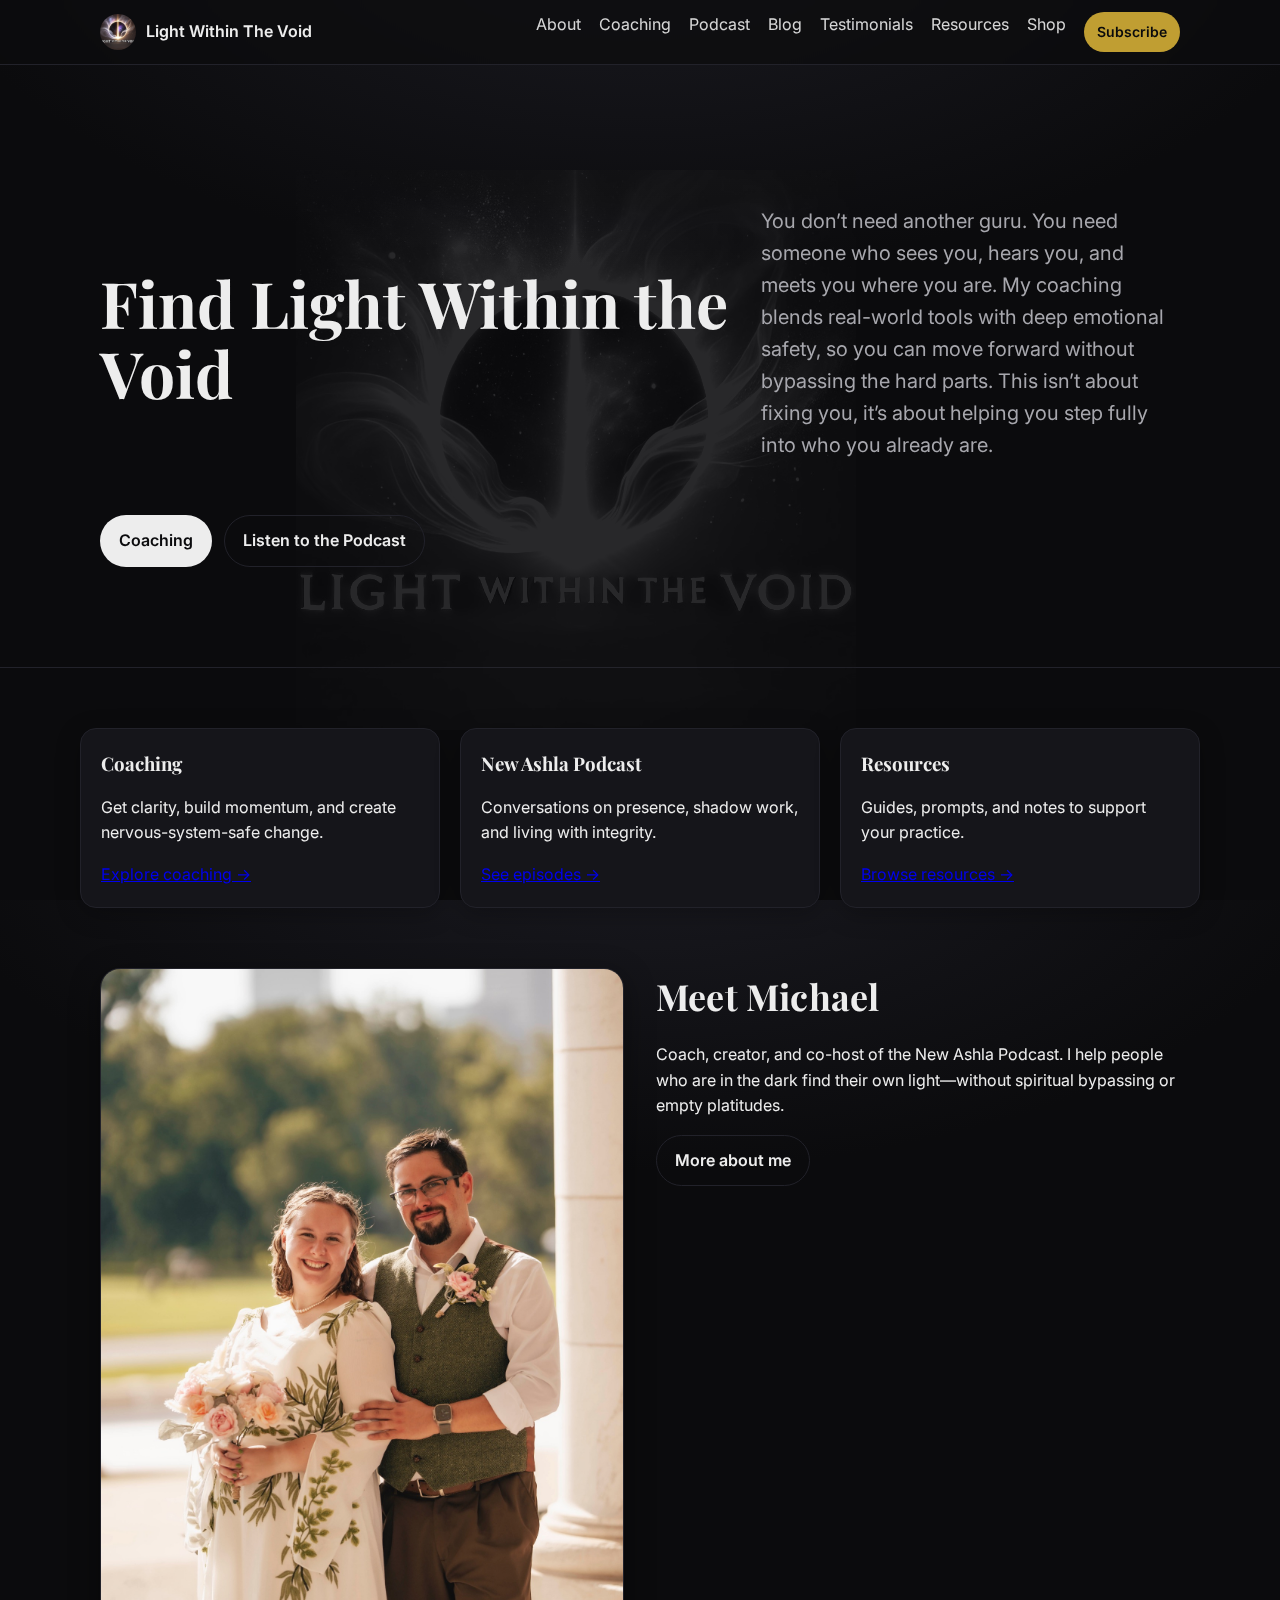
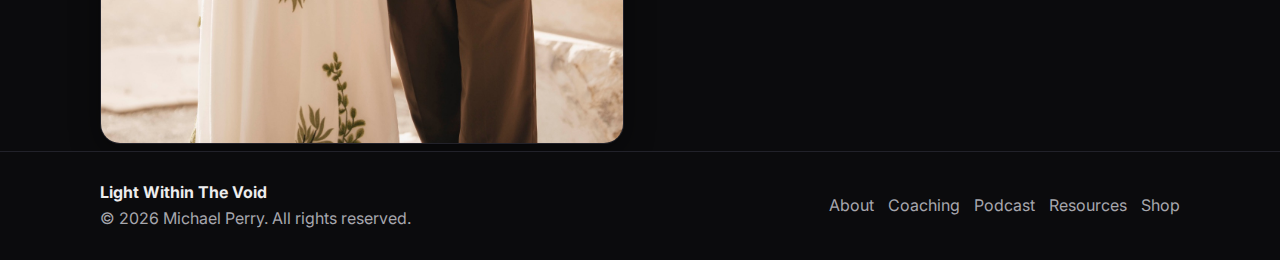
<file: index.html>
<!DOCTYPE html>
<html lang="en">
<head>
  <meta charset="UTF-8" />
  <meta name="viewport" content="width=device-width, initial-scale=1.0"/>
  <title>Home — Light Within The Void</title>
  <meta name="description" content="Trauma-informed coaching, podcast, and resources for healing, self-acceptance, and honorable living."/>
  <link rel="preconnect" href="https://fonts.googleapis.com">
  <link rel="preconnect" href="https://fonts.gstatic.com" crossorigin>
  <link href="https://fonts.googleapis.com/css2?family=Inter:wght@300;400;600&family=Playfair+Display:wght@400;600;700&display=swap" rel="stylesheet">
  <link rel="icon" href="assets/logo-mark.jpeg">
  <link rel="stylesheet" href="styles.css"/>
</head>
<body>
<header class="site-header">
  <nav class="nav container">
    <a href="index.html" class="brand">
      <img src="assets/logo-mark.jpeg" alt="Light Within The Void mark" class="brand-logo">
      <span>Light Within The Void</span>
    </a>
    <button class="nav-toggle" aria-label="Open menu">☰</button>
    <ul class="nav-links">
      <li><a href="about.html" class="">About</a></li>
      <li><a href="coaching.html" class="">Coaching</a></li>
      <li><a href="podcast.html" class="">Podcast</a></li>
      <li><a href="blog.html" class="">Blog</a></li>
      <li><a href="testimonials.html" class="">Testimonials</a></li>
      <li><a href="resources.html" class="">Resources</a></li>
      <li><a href="shop.html" class="">Shop</a></li>
      <li><a href="subscribe.html" class="btn small subscribe-cta ">Subscribe</a></li>
    </ul>
  </nav>
</header>

<section class="landing-hero">
  <div class="container">
    <h1 class="landing-title">Find Light Within the Void</h1>
    <p class="landing-approach">You don’t need another guru. You need someone who sees you, hears you, and meets you where you are. My coaching blends real-world tools with deep emotional safety, so you can move forward without bypassing the hard parts. This isn’t about fixing you, it’s about helping you step fully into who you already are.</p>
    <div class="landing-cta">
      <a href="coaching.html" class="btn">Coaching</a>
      <a href="podcast.html" class="btn outline">Listen to the Podcast</a>
    </div>
  </div>
</section>

<section class="landing-cards container">
  <article class="card big">
    <h3>Coaching</h3>
    <p>Get clarity, build momentum, and create nervous-system-safe change.</p>
    <a class="text-link" href="coaching.html">Explore coaching →</a>
  </article>
  <article class="card big">
    <h3>New Ashla Podcast</h3>
    <p>Conversations on presence, shadow work, and living with integrity.</p>
    <a class="text-link" href="podcast.html">See episodes →</a>
  </article>
  <article class="card big">
    <h3>Resources</h3>
    <p>Guides, prompts, and notes to support your practice.</p>
    <a class="text-link" href="resources.html">Browse resources →</a>
  </article>
</section>

<section class="landing-about container split">
  <div>
    <img class="portrait" src="assets/michael-allyson.jpg" alt="Michael Perry portrait">
  </div>
  <div>
    <h2 class="section-title">Meet Michael</h2>
    <p>Coach, creator, and co-host of the New Ashla Podcast. I help people who are in the dark find their own light—without spiritual bypassing or empty platitudes.</p>
    <a href="about.html" class="btn outline">More about me</a>
  </div>
</section>

<footer class="site-footer">
  <div class="container footer-inner">
    <div>
      <strong>Light Within The Void</strong><br/>
      <span class="muted">© <span id="year"></span> Michael Perry. All rights reserved.</span>
    </div>
    <div class="footer-links">
      <a href="about.html">About</a>
      <a href="coaching.html">Coaching</a>
      <a href="podcast.html">Podcast</a>
      <a href="resources.html">Resources</a>
      <a href="shop.html">Shop</a>
    </div>
  </div>
</footer>
<script src="script.js"></script>
</body>
</html>
</file>
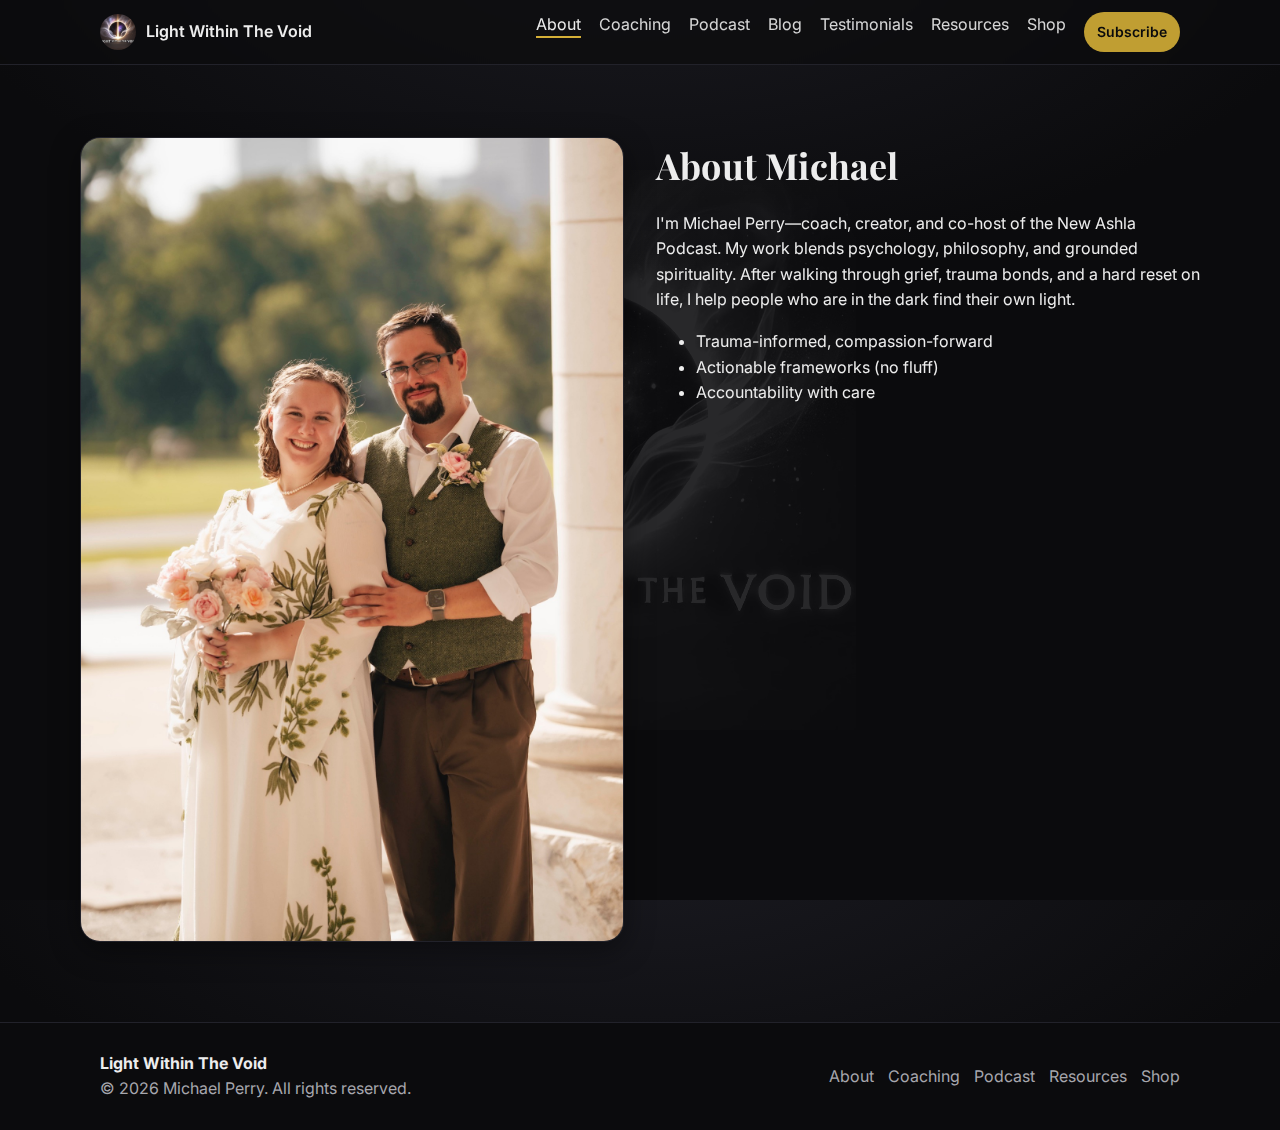
<file: about.html>
<!DOCTYPE html>
<html lang="en">
<head>
  <meta charset="UTF-8" />
  <meta name="viewport" content="width=device-width, initial-scale=1.0"/>
  <title>About — Light Within The Void</title>
  <meta name="description" content="Trauma-informed coaching, podcast, and resources for healing, self-acceptance, and honorable living."/>
  <link rel="preconnect" href="https://fonts.googleapis.com">
  <link rel="preconnect" href="https://fonts.gstatic.com" crossorigin>
  <link href="https://fonts.googleapis.com/css2?family=Inter:wght@300;400;600&family=Playfair+Display:wght@400;600;700&display=swap" rel="stylesheet">
  <link rel="icon" href="assets/logo-mark.jpeg">
  <link rel="stylesheet" href="styles.css"/>
</head>
<body>
<header class="site-header">
  <nav class="nav container">
    <a href="index.html" class="brand">
      <img src="assets/logo-mark.jpeg" alt="Light Within The Void mark" class="brand-logo">
      <span>Light Within The Void</span>
    </a>
    <button class="nav-toggle" aria-label="Open menu">☰</button>
    <ul class="nav-links">
      <li><a href="about.html" class="active">About</a></li>
      <li><a href="coaching.html" class="">Coaching</a></li>
      <li><a href="podcast.html" class="">Podcast</a></li>
      <li><a href="blog.html" class="">Blog</a></li>
      <li><a href="testimonials.html" class="">Testimonials</a></li>
      <li><a href="resources.html" class="">Resources</a></li>
      <li><a href="shop.html" class="">Shop</a></li>
      <li><a href="subscribe.html" class="btn small subscribe-cta ">Subscribe</a></li>
    </ul>
  </nav>
</header>

<section class="section container split">
  <div><img class="portrait" src="assets/michael-allyson.jpg" alt="Michael Perry portrait"></div>
  <div>
    <h1 class="section-title">About Michael</h1>
    <p>I'm Michael Perry—coach, creator, and co-host of the New Ashla Podcast. My work blends psychology, philosophy, and grounded spirituality. After walking through grief, trauma bonds, and a hard reset on life, I help people who are in the dark find their own light.</p>
    <ul class="bullets"><li>Trauma-informed, compassion-forward</li><li>Actionable frameworks (no fluff)</li><li>Accountability with care</li></ul>
  </div>
</section>

<footer class="site-footer">
  <div class="container footer-inner">
    <div>
      <strong>Light Within The Void</strong><br/>
      <span class="muted">© <span id="year"></span> Michael Perry. All rights reserved.</span>
    </div>
    <div class="footer-links">
      <a href="about.html">About</a>
      <a href="coaching.html">Coaching</a>
      <a href="podcast.html">Podcast</a>
      <a href="resources.html">Resources</a>
      <a href="shop.html">Shop</a>
    </div>
  </div>
</footer>
<script src="script.js"></script>
</body>
</html>
</file>
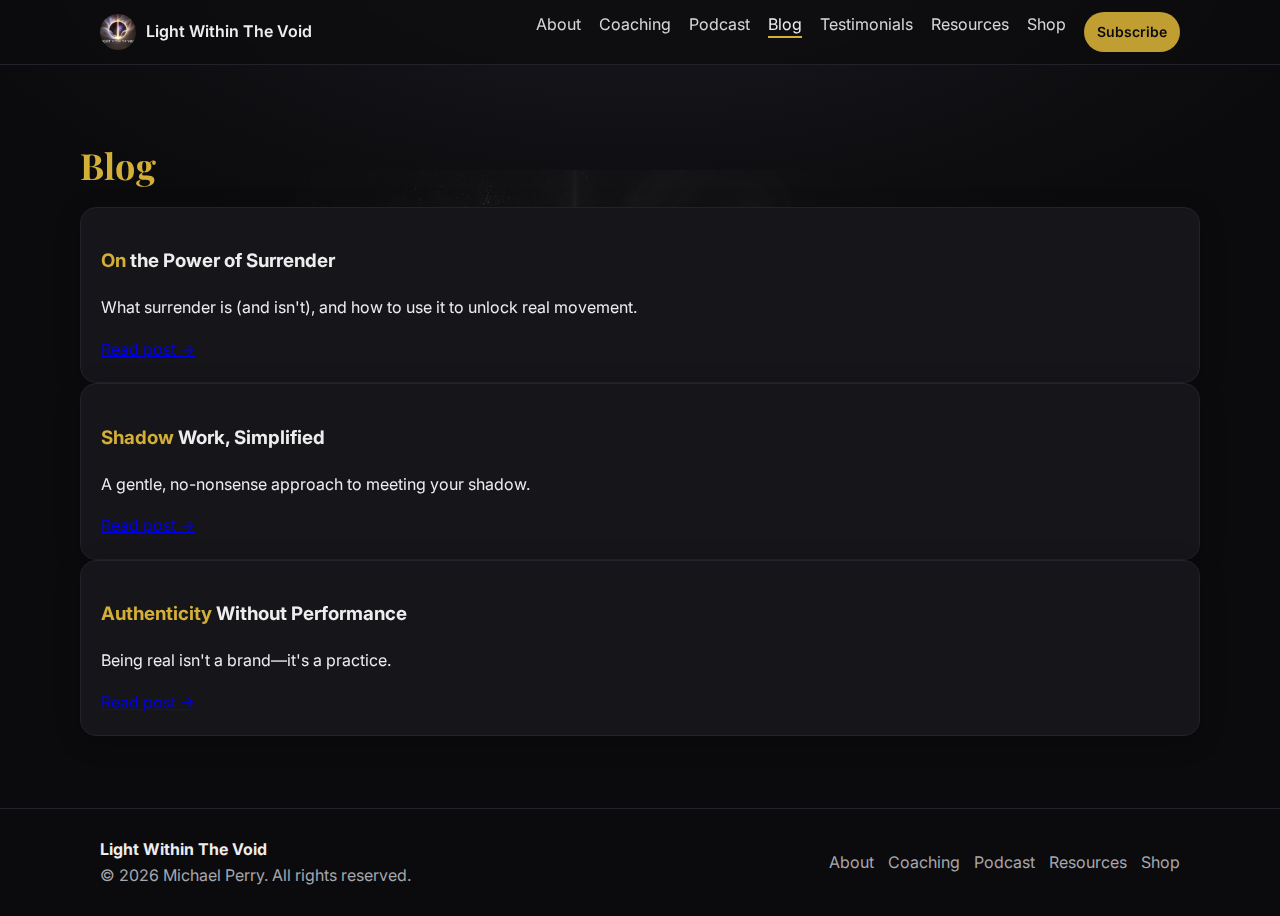
<file: blog.html>
<!DOCTYPE html>
<html lang="en">
<head>
  <meta charset="UTF-8" />
  <meta name="viewport" content="width=device-width, initial-scale=1.0"/>
  <title>Blog — Light Within The Void</title>
  <meta name="description" content="Trauma-informed coaching, podcast, and resources for healing, self-acceptance, and honorable living."/>
  <link rel="preconnect" href="https://fonts.googleapis.com">
  <link rel="preconnect" href="https://fonts.gstatic.com" crossorigin>
  <link href="https://fonts.googleapis.com/css2?family=Inter:wght@300;400;600&family=Playfair+Display:wght@400;600;700&display=swap" rel="stylesheet">
  <link rel="icon" href="assets/logo-mark.jpeg">
  <link rel="stylesheet" href="styles.css"/>
</head>
<body>
<header class="site-header">
  <nav class="nav container">
    <a href="index.html" class="brand">
      <img src="assets/logo-mark.jpeg" alt="Light Within The Void mark" class="brand-logo">
      <span>Light Within The Void</span>
    </a>
    <button class="nav-toggle" aria-label="Open menu">☰</button>
    <ul class="nav-links">
      <li><a href="about.html" class="">About</a></li>
      <li><a href="coaching.html" class="">Coaching</a></li>
      <li><a href="podcast.html" class="">Podcast</a></li>
      <li><a href="blog.html" class="active">Blog</a></li>
      <li><a href="testimonials.html" class="">Testimonials</a></li>
      <li><a href="resources.html" class="">Resources</a></li>
      <li><a href="shop.html" class="">Shop</a></li>
      <li><a href="subscribe.html" class="btn small subscribe-cta ">Subscribe</a></li>
    </ul>
  </nav>
</header>

<section class="section container">
  <h1 class="section-title"><span class="highlight">Blog</span></h1>
  <div class="cards three">
    <article class="card"><h3><span class="highlight">On</span> the Power of Surrender</h3><p>What surrender is (and isn't), and how to use it to unlock real movement.</p><a class="text-link" href="#">Read post →</a></article>
    <article class="card"><h3><span class="highlight">Shadow</span> Work, Simplified</h3><p>A gentle, no-nonsense approach to meeting your shadow.</p><a class="text-link" href="#">Read post →</a></article>
    <article class="card"><h3><span class="highlight">Authenticity</span> Without Performance</h3><p>Being real isn't a brand—it's a practice.</p><a class="text-link" href="#">Read post →</a></article>
  </div>
</section>

<footer class="site-footer">
  <div class="container footer-inner">
    <div>
      <strong>Light Within The Void</strong><br/>
      <span class="muted">© <span id="year"></span> Michael Perry. All rights reserved.</span>
    </div>
    <div class="footer-links">
      <a href="about.html">About</a>
      <a href="coaching.html">Coaching</a>
      <a href="podcast.html">Podcast</a>
      <a href="resources.html">Resources</a>
      <a href="shop.html">Shop</a>
    </div>
  </div>
</footer>
<script src="script.js"></script>
</body>
</html>
</file>
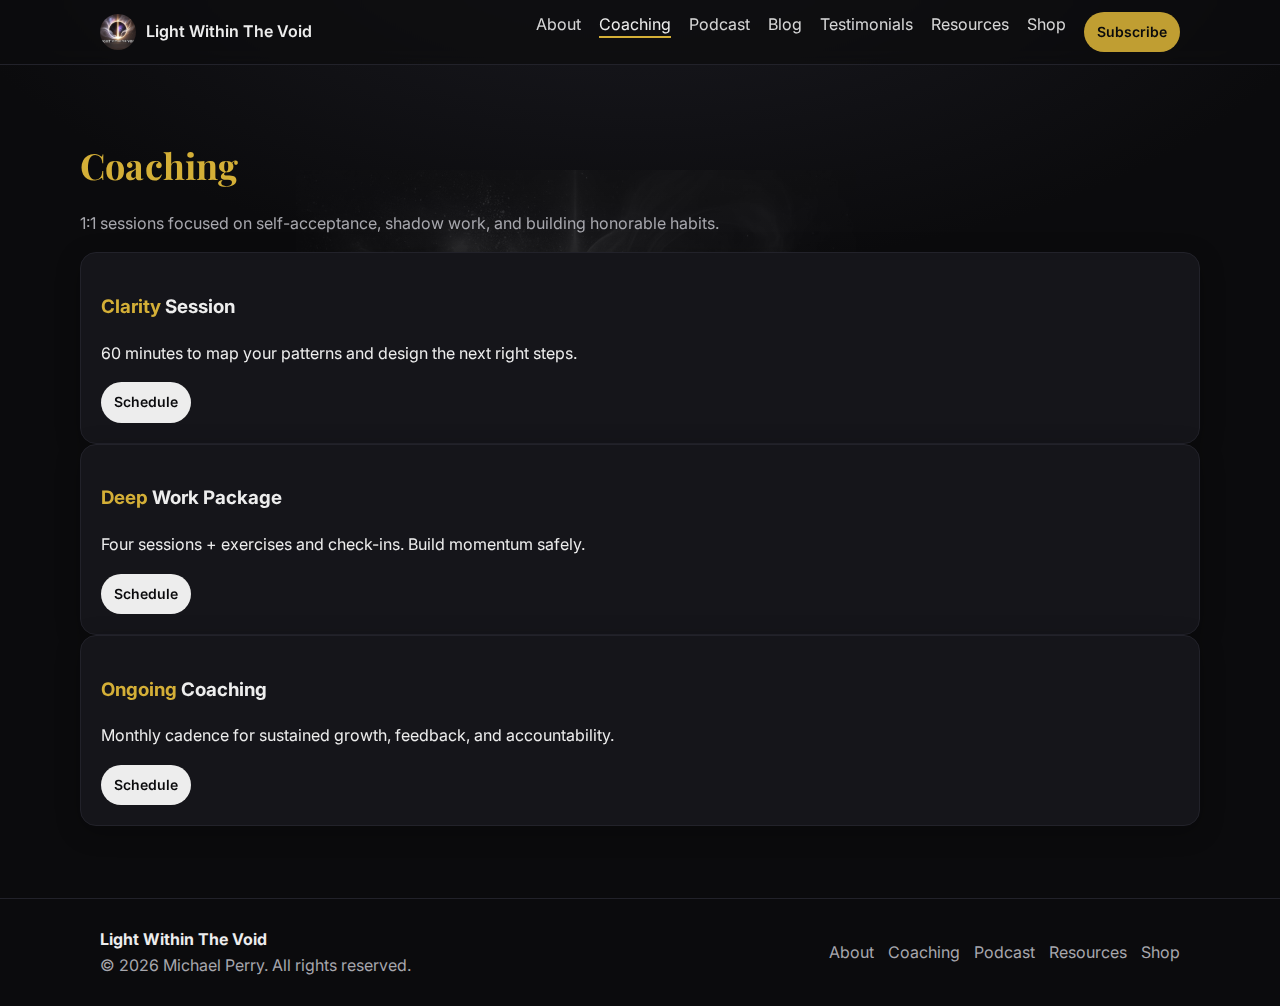
<file: coaching.html>
<!DOCTYPE html>
<html lang="en">
<head>
  <meta charset="UTF-8" />
  <meta name="viewport" content="width=device-width, initial-scale=1.0"/>
  <title>Coaching — Light Within The Void</title>
  <meta name="description" content="Trauma-informed coaching, podcast, and resources for healing, self-acceptance, and honorable living."/>
  <link rel="preconnect" href="https://fonts.googleapis.com">
  <link rel="preconnect" href="https://fonts.gstatic.com" crossorigin>
  <link href="https://fonts.googleapis.com/css2?family=Inter:wght@300;400;600&family=Playfair+Display:wght@400;600;700&display=swap" rel="stylesheet">
  <link rel="icon" href="assets/logo-mark.jpeg">
  <link rel="stylesheet" href="styles.css"/>
</head>
<body>
<header class="site-header">
  <nav class="nav container">
    <a href="index.html" class="brand">
      <img src="assets/logo-mark.jpeg" alt="Light Within The Void mark" class="brand-logo">
      <span>Light Within The Void</span>
    </a>
    <button class="nav-toggle" aria-label="Open menu">☰</button>
    <ul class="nav-links">
      <li><a href="about.html" class="">About</a></li>
      <li><a href="coaching.html" class="active">Coaching</a></li>
      <li><a href="podcast.html" class="">Podcast</a></li>
      <li><a href="blog.html" class="">Blog</a></li>
      <li><a href="testimonials.html" class="">Testimonials</a></li>
      <li><a href="resources.html" class="">Resources</a></li>
      <li><a href="shop.html" class="">Shop</a></li>
      <li><a href="subscribe.html" class="btn small subscribe-cta ">Subscribe</a></li>
    </ul>
  </nav>
</header>

<section class="section container">
  <h1 class="section-title"><span class="highlight">Coaching</span></h1>
  <p class="muted">1:1 sessions focused on self-acceptance, shadow work, and building honorable habits.</p>
  <div class="cards three">
    <article class="card"><h3><span class="highlight">Clarity</span> Session</h3><p>60 minutes to map your patterns and design the next right steps.</p><a class="btn small" href="https://calendly.com/lightwithinthevoid" target="_blank" rel="noopener">Schedule</a></article>
    <article class="card"><h3><span class="highlight">Deep</span> Work Package</h3><p>Four sessions + exercises and check-ins. Build momentum safely.</p><a class="btn small" href="https://calendly.com/lightwithinthevoid" target="_blank" rel="noopener">Schedule</a></article>
    <article class="card"><h3><span class="highlight">Ongoing</span> Coaching</h3><p>Monthly cadence for sustained growth, feedback, and accountability.</p><a class="btn small" href="https://calendly.com/lightwithinthevoid" target="_blank" rel="noopener">Schedule</a></article>
  </div>
</section>

<footer class="site-footer">
  <div class="container footer-inner">
    <div>
      <strong>Light Within The Void</strong><br/>
      <span class="muted">© <span id="year"></span> Michael Perry. All rights reserved.</span>
    </div>
    <div class="footer-links">
      <a href="about.html">About</a>
      <a href="coaching.html">Coaching</a>
      <a href="podcast.html">Podcast</a>
      <a href="resources.html">Resources</a>
      <a href="shop.html">Shop</a>
    </div>
  </div>
</footer>
<script src="script.js"></script>
</body>
</html>
</file>
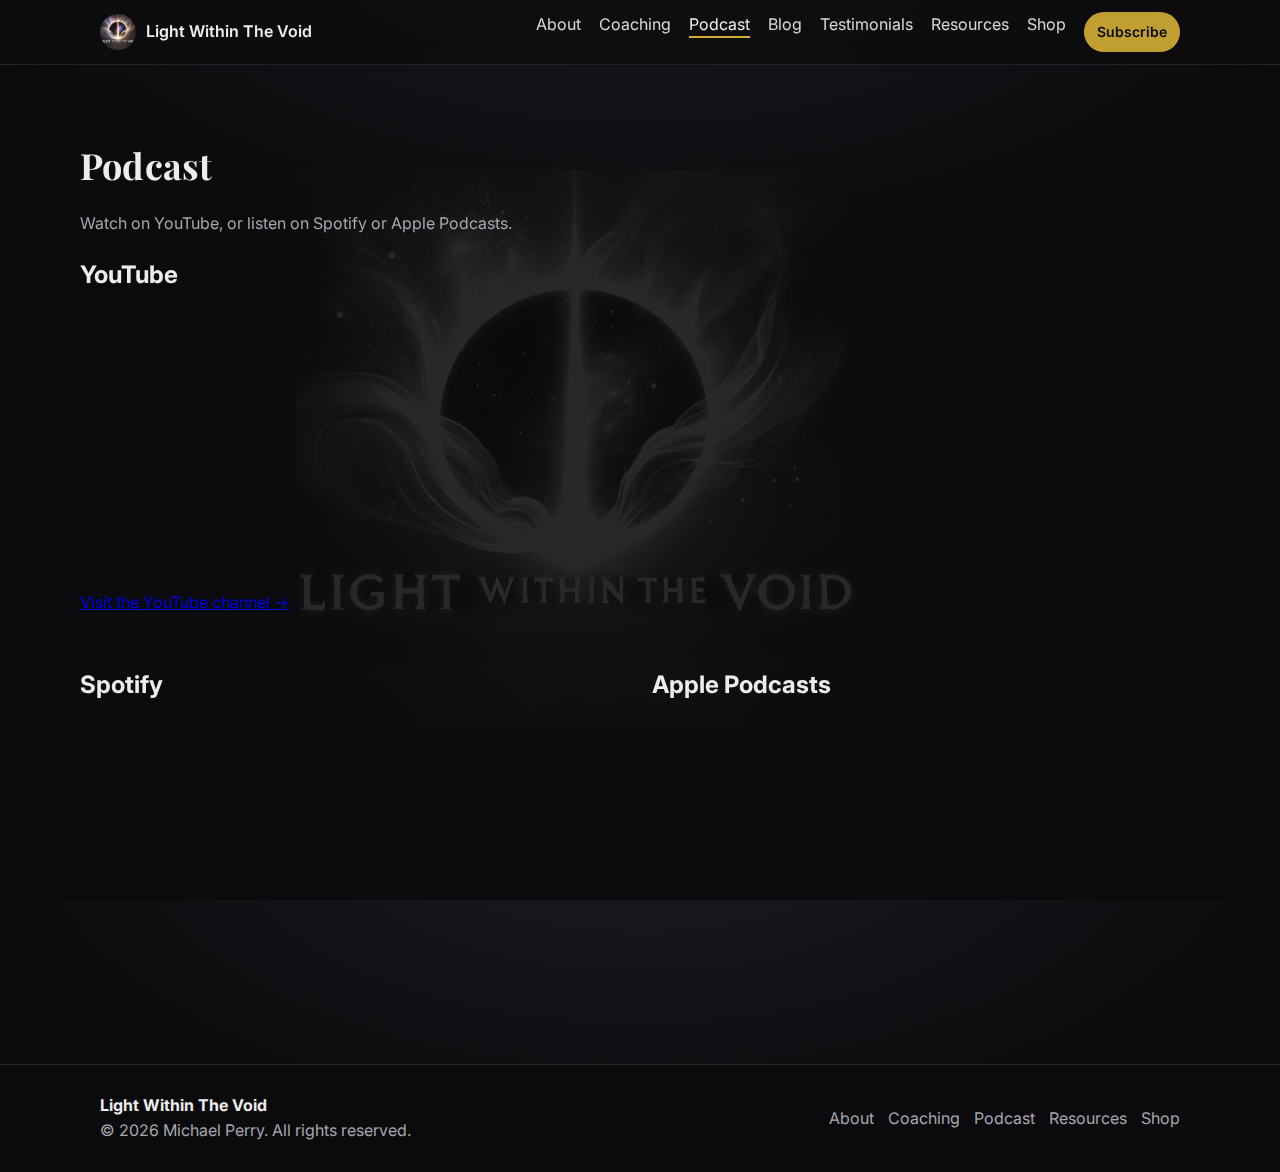
<file: podcast.html>
<!DOCTYPE html>
<html lang="en">
<head>
  <meta charset="UTF-8" />
  <meta name="viewport" content="width=device-width, initial-scale=1.0"/>
  <title>Podcast — Light Within The Void</title>
  <meta name="description" content="Trauma-informed coaching, podcast, and resources for healing, self-acceptance, and honorable living."/>
  <link rel="preconnect" href="https://fonts.googleapis.com">
  <link rel="preconnect" href="https://fonts.gstatic.com" crossorigin>
  <link href="https://fonts.googleapis.com/css2?family=Inter:wght@300;400;600&family=Playfair+Display:wght@400;600;700&display=swap" rel="stylesheet">
  <link rel="icon" href="assets/logo-mark.jpeg">
  <link rel="stylesheet" href="styles.css"/>
</head>
<body>
<header class="site-header">
  <nav class="nav container">
    <a href="index.html" class="brand">
      <img src="assets/logo-mark.jpeg" alt="Light Within The Void mark" class="brand-logo">
      <span>Light Within The Void</span>
    </a>
    <button class="nav-toggle" aria-label="Open menu">☰</button>
    <ul class="nav-links">
      <li><a href="about.html" class="">About</a></li>
      <li><a href="coaching.html" class="">Coaching</a></li>
      <li><a href="podcast.html" class="active">Podcast</a></li>
      <li><a href="blog.html" class="">Blog</a></li>
      <li><a href="testimonials.html" class="">Testimonials</a></li>
      <li><a href="resources.html" class="">Resources</a></li>
      <li><a href="shop.html" class="">Shop</a></li>
      <li><a href="subscribe.html" class="btn small subscribe-cta ">Subscribe</a></li>
    </ul>
  </nav>
</header>

<section class="section container">
  <h1 class="section-title">Podcast</h1>
  <p class="muted">Watch on YouTube, or listen on Spotify or Apple Podcasts.</p>

  <h2>YouTube</h2>
  <div class="embed-grid">
    <iframe class="embed" src="https://www.youtube.com/embed/dWhqvlw8WUw" title="Episode 1" allowfullscreen></iframe>
    <iframe class="embed" src="https://www.youtube.com/embed/7Sp5So2GjZI" title="Episode 2" allowfullscreen></iframe>
  </div>
  <p class="tiny"><a href="https://www.youtube.com/@NewAshla" target="_blank" rel="noopener">Visit the YouTube channel →</a></p>

  <div class="podcast-flex">
    <div class="podcast-col">
      <h2>Spotify</h2>
      <iframe class="embed" src="https://open.spotify.com/embed/show/33MussCc4z0HRogaTUzPhy" title="Spotify embed" allow="autoplay; clipboard-write; encrypted-media; fullscreen; picture-in-picture" loading="lazy"></iframe>
    </div>
    <div class="podcast-col">
      <h2>Apple Podcasts</h2>
      <iframe allow="autoplay *; encrypted-media *; fullscreen *; clipboard-write" height="175" style="width:100%;max-width:660px;overflow:hidden;border-radius:12px;border:0;" sandbox="allow-forms allow-popups allow-same-origin allow-scripts allow-top-navigation-by-user-activation" src="https://embed.podcasts.apple.com/us/podcast/the-new-ashla-podcast/id1792724726"></iframe>
    </div>
  </div>
</section>

<footer class="site-footer">
  <div class="container footer-inner">
    <div>
      <strong>Light Within The Void</strong><br/>
      <span class="muted">© <span id="year"></span> Michael Perry. All rights reserved.</span>
    </div>
    <div class="footer-links">
      <a href="about.html">About</a>
      <a href="coaching.html">Coaching</a>
      <a href="podcast.html">Podcast</a>
      <a href="resources.html">Resources</a>
      <a href="shop.html">Shop</a>
    </div>
  </div>
</footer>
<script src="script.js"></script>
</body>
</html>
</file>
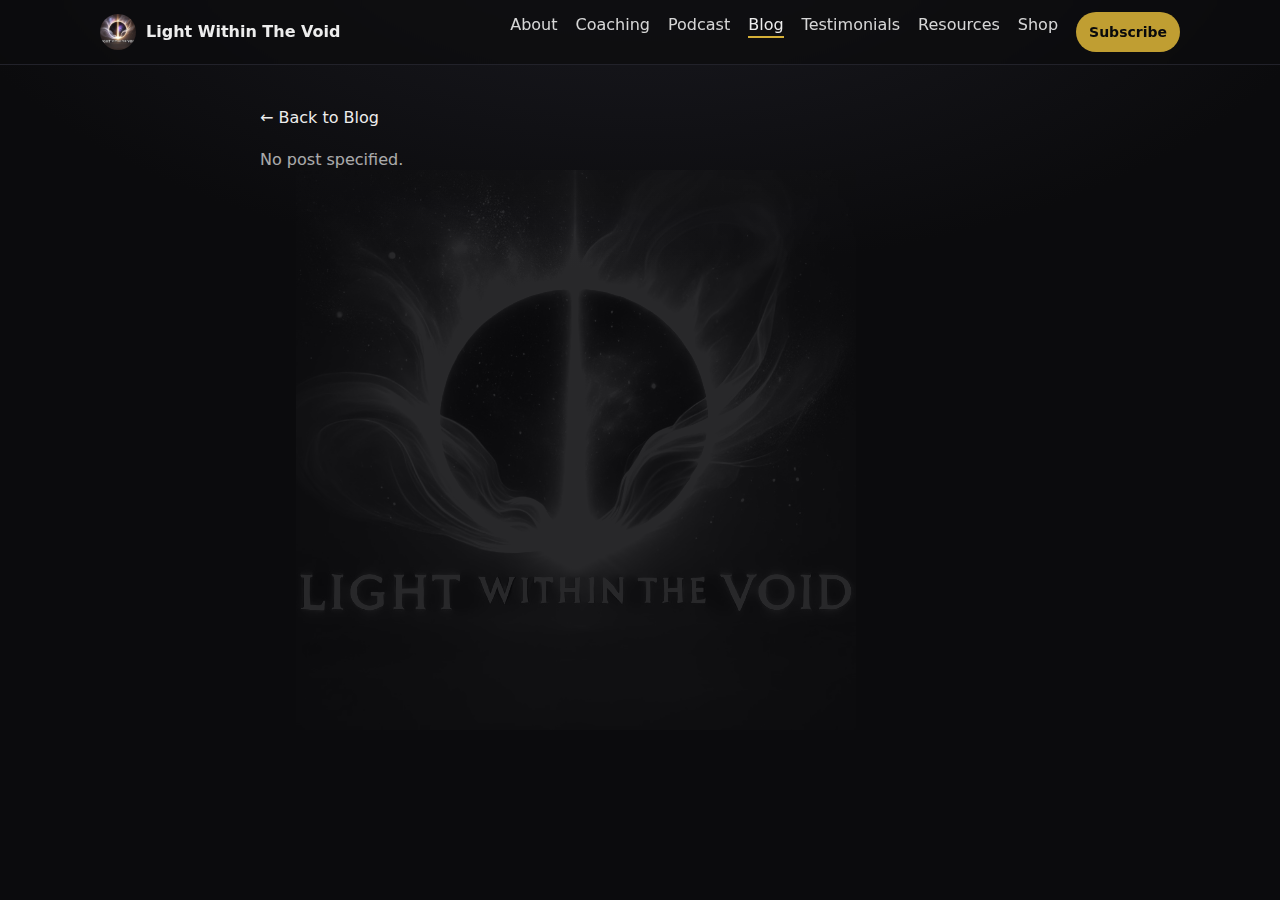
<file: post.html>
<!DOCTYPE html>
<html lang="en">
<head>
  <meta charset="UTF-8">
  <meta name="viewport" content="width=device-width, initial-scale=1.0">
  <title>Post — Light Within The Void</title>
  <link rel="stylesheet" href="styles.css">
  <style>
    .post-container{max-width:800px;margin:0 auto;padding:40px 20px}
    .post-title{font-family:'Playfair Display',serif;font-size:40px;margin:0 0 8px}
    .post-meta{color:var(--muted);margin-bottom:24px}
    .post-body img{max-width:100%;border-radius:12px;border:1px solid var(--border)}
    .post-body a{color:var(--text)}
    .back-link{display:inline-block;margin-bottom:16px;text-decoration:none;color:var(--text)}
    .loader{opacity:.7}
    .error{color:#ffb3b3}
  </style>
</head>
<body>
<header class="site-header">
  <nav class="nav container">
    <a href="index.html" class="brand">
      <img src="assets/logo-mark.jpeg" alt="Light Within The Void mark" class="brand-logo">
      <span>Light Within The Void</span>
    </a>
    <button class="nav-toggle" aria-label="Open menu">☰</button>
    <ul class="nav-links">
      <li><a href="about.html">About</a></li>
      <li><a href="coaching.html">Coaching</a></li>
      <li><a href="podcast.html">Podcast</a></li>
      <li><a href="blog.html" class="active">Blog</a></li>
      <li><a href="testimonials.html">Testimonials</a></li>
      <li><a href="resources.html">Resources</a></li>
      <li><a href="shop.html">Shop</a></li>
      <li><a href="subscribe.html" class="btn small subscribe-cta">Subscribe</a></li>
    </ul>
  </nav>
</header>

<main class="post-container">
  <a class="back-link" href="blog.html">← Back to Blog</a>
  <div id="post" class="post-body loader">Loading post…</div>
</main>

<script>
// Basic Markdown -> HTML converter (headings, bold, italic, links, images, lists, code)
function escapeHtml(s) {
  return s.replace(/[&<>"']/g, m => ({'&':'&amp;','<':'&lt;','>':'&gt;','"':'&quot;',"'":'&#39;'})[m]);
}

function mdToHtml(md) {
  // Normalize line endings
  md = md.replace(/\r\n?/g, '\n');

  // Images ![alt](url)
  md = md.replace(/!\[([^\]]*)\]\(([^)]+)\)/g, '<img alt="$1" src="$2">');

  // Links [text](url)
  md = md.replace(/\[([^\]]+)\]\(([^)]+)\)/g, '<a href="$2" target="_blank" rel="noopener">$1</a>');

  // Code blocks ```
  md = md.replace(/```([\s\S]*?)```/g, function(_, code){ return '<pre><code>'+escapeHtml(code)+'</code></pre>'; });

  // Inline code `code`
  md = md.replace(/`([^`]+)`/g, '<code>$1</code>');

  // Headings ###### to #
  for (let i=6;i>=1;i--) {
    const re = new RegExp('^'+'#'.repeat(i)+'\s+(.+)$','gm');
    md = md.replace(re, `<h${i}>$1</h${i}>`);
  }

  // Bold **text**
  md = md.replace(/\*\*([^*]+)\*\*/g, '<strong>$1</strong>');
  // Italic *text*
  md = md.replace(/\*([^*]+)\*/g, '<em>$1</em>');

  // Unordered lists
  md = md.replace(/^(?:- |\* )(.*(?:\n(?:- |\* ).*)*)/gm, function(match) {
    const items = match.split('\n').map(li => li.replace(/^(- |\* )/, '')).map(t => '<li>'+t+'</li>').join('');
    return '<ul>'+items+'</ul>';
  });

  // Paragraphs: wrap loose lines that aren't HTML blocks
  md = md.replace(/^(?!<h\d>|<ul>|<pre>|<img|<blockquote|<p>|<code|<ol|<div)(.+)$/gm, '<p>$1</p>');

  return md;
}

function parseFrontmatter(md) {
  // Very simple YAML frontmatter parser: ---\nkey: value\n---
  const fmRe = /^---\n([\s\S]*?)\n---\n?/;
  const m = md.match(fmRe);
  const meta = {};
  let body = md;
  if (m) {
    m[1].split(/\n/).forEach(line=>{
      const idx = line.indexOf(':');
      if (idx>0) {
        const key=line.slice(0,idx).trim();
        const val=line.slice(idx+1).trim().replace(/^"|"$|^'|'$/g,'');
        meta[key]=val;
      }
    });
    body = md.slice(m[0].length);
  }
  return {meta, body};
}

const params = new URLSearchParams(location.search);
const file = params.get('p'); // expected like: /blog/2025-08-10-my-post.md
const fallbackOwner = "ugubua";
const fallbackRepo = "lightwithinvoid";
const fallbackBranch = "main";

async function loadPost() {
  const el = document.getElementById('post');
  if (!file) { el.textContent = 'No post specified.'; return; }
  try {
    const rawUrl = 'https://raw.githubusercontent.com/'+fallbackOwner+'/'+fallbackRepo+'/'+fallbackBranch+file;
    const res = await fetch(rawUrl, {cache:'no-store'});
    if (!res.ok) throw new Error('Fetch failed: '+res.status);
    const md = await res.text();
    const {meta, body} = parseFrontmatter(md);
    const title = meta.title || file.split('/').pop().replace(/[-_]/g,' ').replace(/\.md$/, '');
    const date = meta.date ? new Date(meta.date).toLocaleDateString() : '';
    const html = mdToHtml(body);
    el.classList.remove('loader');
    el.innerHTML = `<h1 class="post-title"><span class="highlight">${title.split(' ')[0]}</span> ${title.split(' ').slice(1).join(' ')}</h1>`+
                   (date ? `<div class="post-meta">${date}</div>` : '') +
                   html;
  } catch(err) {
    el.classList.remove('loader');
    el.classList.add('error');
    el.textContent = 'Sorry, could not load this post.';
    console.error(err);
  }
}

loadPost();
</script>
<script src="script.js"></script>
</body>
</html>
</file>
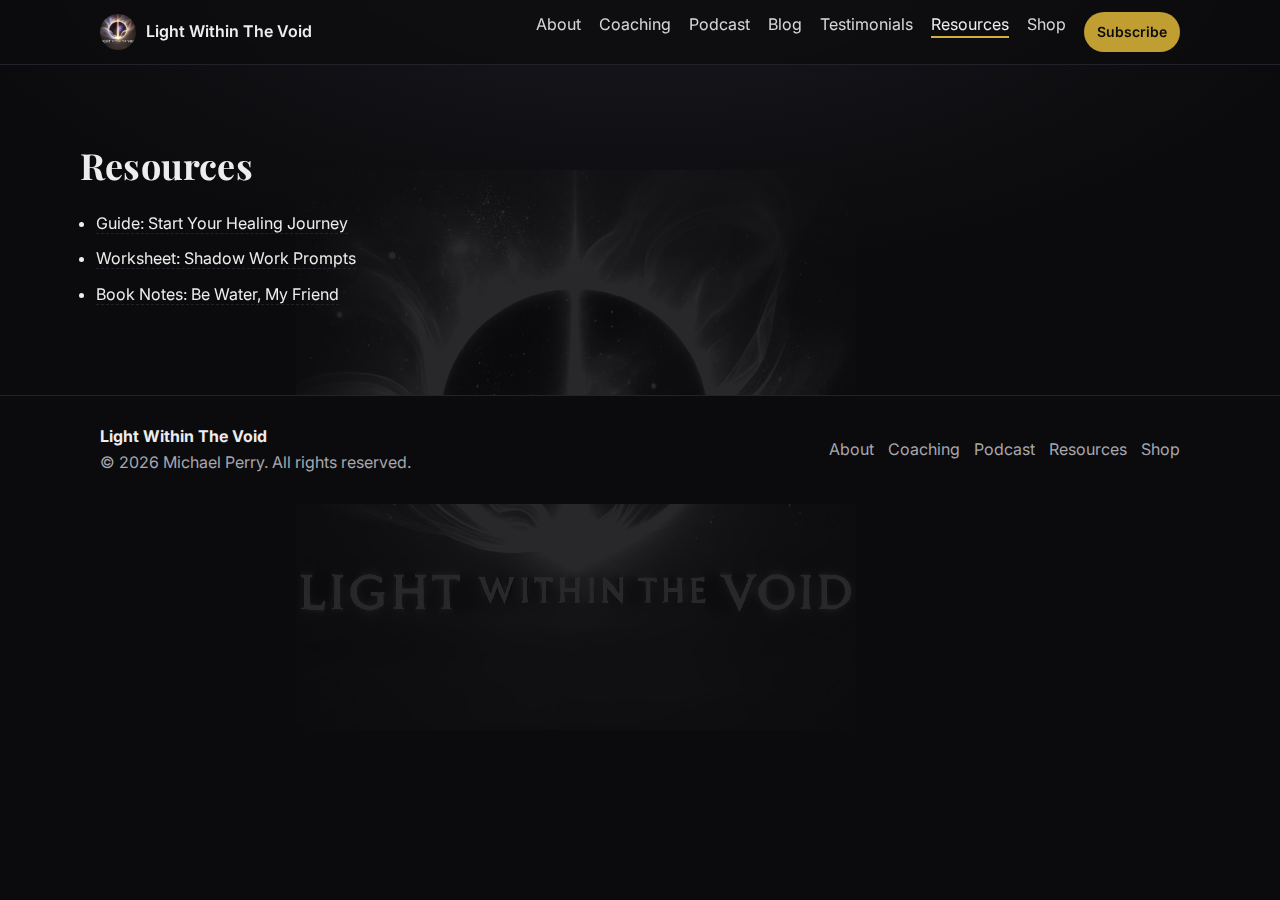
<file: resources.html>
<!DOCTYPE html>
<html lang="en">
<head>
  <meta charset="UTF-8" />
  <meta name="viewport" content="width=device-width, initial-scale=1.0"/>
  <title>Resources — Light Within The Void</title>
  <meta name="description" content="Trauma-informed coaching, podcast, and resources for healing, self-acceptance, and honorable living."/>
  <link rel="preconnect" href="https://fonts.googleapis.com">
  <link rel="preconnect" href="https://fonts.gstatic.com" crossorigin>
  <link href="https://fonts.googleapis.com/css2?family=Inter:wght@300;400;600&family=Playfair+Display:wght@400;600;700&display=swap" rel="stylesheet">
  <link rel="icon" href="assets/logo-mark.jpeg">
  <link rel="stylesheet" href="styles.css"/>
</head>
<body>
<header class="site-header">
  <nav class="nav container">
    <a href="index.html" class="brand">
      <img src="assets/logo-mark.jpeg" alt="Light Within The Void mark" class="brand-logo">
      <span>Light Within The Void</span>
    </a>
    <button class="nav-toggle" aria-label="Open menu">☰</button>
    <ul class="nav-links">
      <li><a href="about.html" class="">About</a></li>
      <li><a href="coaching.html" class="">Coaching</a></li>
      <li><a href="podcast.html" class="">Podcast</a></li>
      <li><a href="blog.html" class="">Blog</a></li>
      <li><a href="testimonials.html" class="">Testimonials</a></li>
      <li><a href="resources.html" class="active">Resources</a></li>
      <li><a href="shop.html" class="">Shop</a></li>
      <li><a href="subscribe.html" class="btn small subscribe-cta ">Subscribe</a></li>
    </ul>
  </nav>
</header>

<section class="section container">
  <h1 class="section-title">Resources</h1>
  <ul class="resource-list">
    <li><a href="#">Guide: Start Your Healing Journey</a></li>
    <li><a href="#">Worksheet: Shadow Work Prompts</a></li>
    <li><a href="#">Book Notes: Be Water, My Friend</a></li>
  </ul>
</section>

<footer class="site-footer">
  <div class="container footer-inner">
    <div>
      <strong>Light Within The Void</strong><br/>
      <span class="muted">© <span id="year"></span> Michael Perry. All rights reserved.</span>
    </div>
    <div class="footer-links">
      <a href="about.html">About</a>
      <a href="coaching.html">Coaching</a>
      <a href="podcast.html">Podcast</a>
      <a href="resources.html">Resources</a>
      <a href="shop.html">Shop</a>
    </div>
  </div>
</footer>
<script src="script.js"></script>
</body>
</html>
</file>
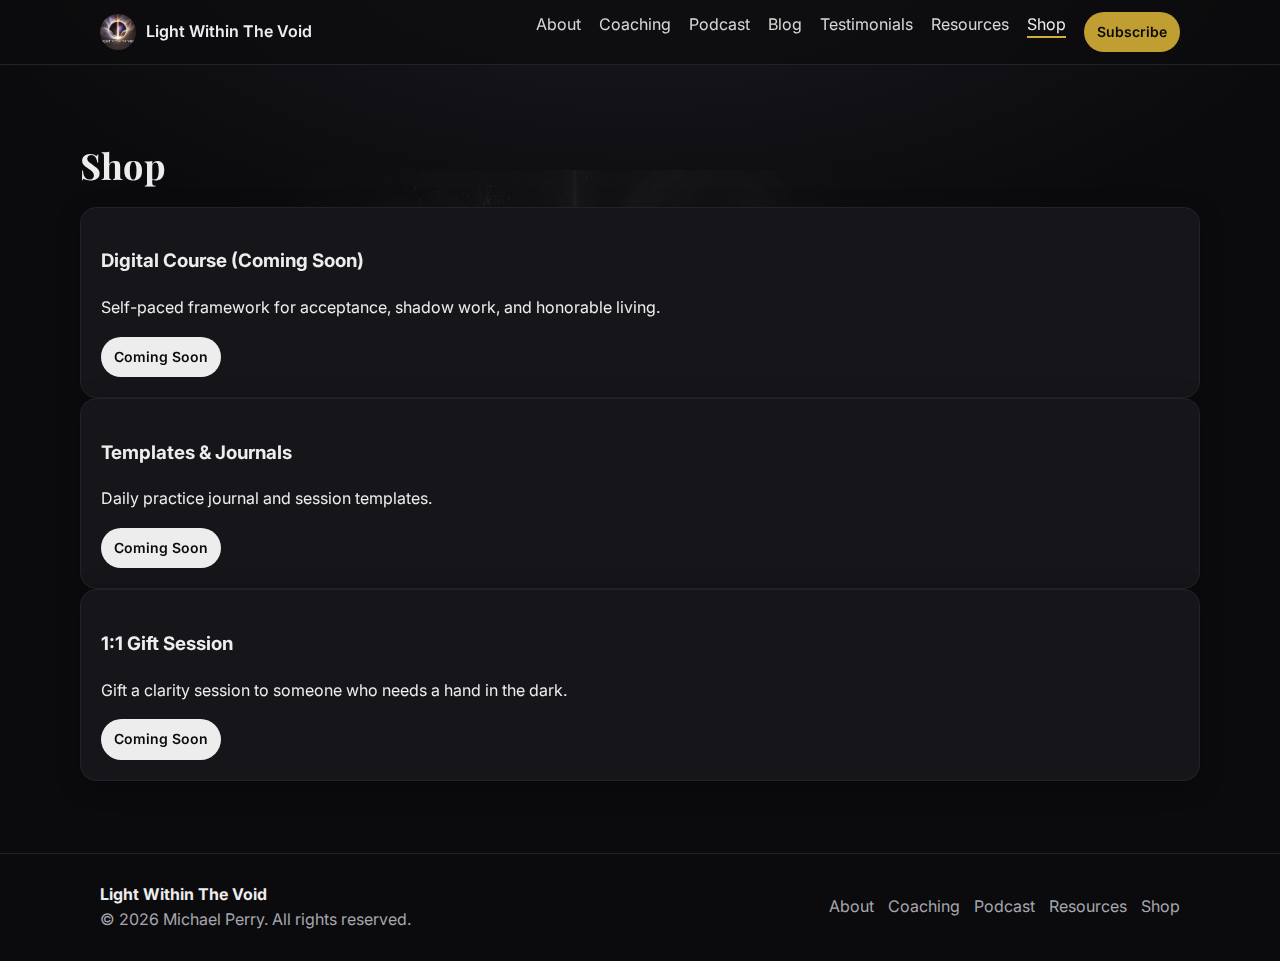
<file: shop.html>
<!DOCTYPE html>
<html lang="en">
<head>
  <meta charset="UTF-8" />
  <meta name="viewport" content="width=device-width, initial-scale=1.0"/>
  <title>Shop — Light Within The Void</title>
  <meta name="description" content="Trauma-informed coaching, podcast, and resources for healing, self-acceptance, and honorable living."/>
  <link rel="preconnect" href="https://fonts.googleapis.com">
  <link rel="preconnect" href="https://fonts.gstatic.com" crossorigin>
  <link href="https://fonts.googleapis.com/css2?family=Inter:wght@300;400;600&family=Playfair+Display:wght@400;600;700&display=swap" rel="stylesheet">
  <link rel="icon" href="assets/logo-mark.jpeg">
  <link rel="stylesheet" href="styles.css"/>
</head>
<body>
<header class="site-header">
  <nav class="nav container">
    <a href="index.html" class="brand">
      <img src="assets/logo-mark.jpeg" alt="Light Within The Void mark" class="brand-logo">
      <span>Light Within The Void</span>
    </a>
    <button class="nav-toggle" aria-label="Open menu">☰</button>
    <ul class="nav-links">
      <li><a href="about.html" class="">About</a></li>
      <li><a href="coaching.html" class="">Coaching</a></li>
      <li><a href="podcast.html" class="">Podcast</a></li>
      <li><a href="blog.html" class="">Blog</a></li>
      <li><a href="testimonials.html" class="">Testimonials</a></li>
      <li><a href="resources.html" class="">Resources</a></li>
      <li><a href="shop.html" class="active">Shop</a></li>
      <li><a href="subscribe.html" class="btn small subscribe-cta ">Subscribe</a></li>
    </ul>
  </nav>
</header>

<section class="section container">
  <h1 class="section-title">Shop</h1>
  <div class="cards three">
    <article class="card"><h3>Digital Course (Coming Soon)</h3><p>Self-paced framework for acceptance, shadow work, and honorable living.</p><a class="btn small" href="#" aria-disabled="true">Coming Soon</a></article>
    <article class="card"><h3>Templates & Journals</h3><p>Daily practice journal and session templates.</p><a class="btn small" href="#" aria-disabled="true">Coming Soon</a></article>
    <article class="card"><h3>1:1 Gift Session</h3><p>Gift a clarity session to someone who needs a hand in the dark.</p><a class="btn small" href="#" aria-disabled="true">Coming Soon</a></article>
  </div>
</section>

<footer class="site-footer">
  <div class="container footer-inner">
    <div>
      <strong>Light Within The Void</strong><br/>
      <span class="muted">© <span id="year"></span> Michael Perry. All rights reserved.</span>
    </div>
    <div class="footer-links">
      <a href="about.html">About</a>
      <a href="coaching.html">Coaching</a>
      <a href="podcast.html">Podcast</a>
      <a href="resources.html">Resources</a>
      <a href="shop.html">Shop</a>
    </div>
  </div>
</footer>
<script src="script.js"></script>
</body>
</html>
</file>
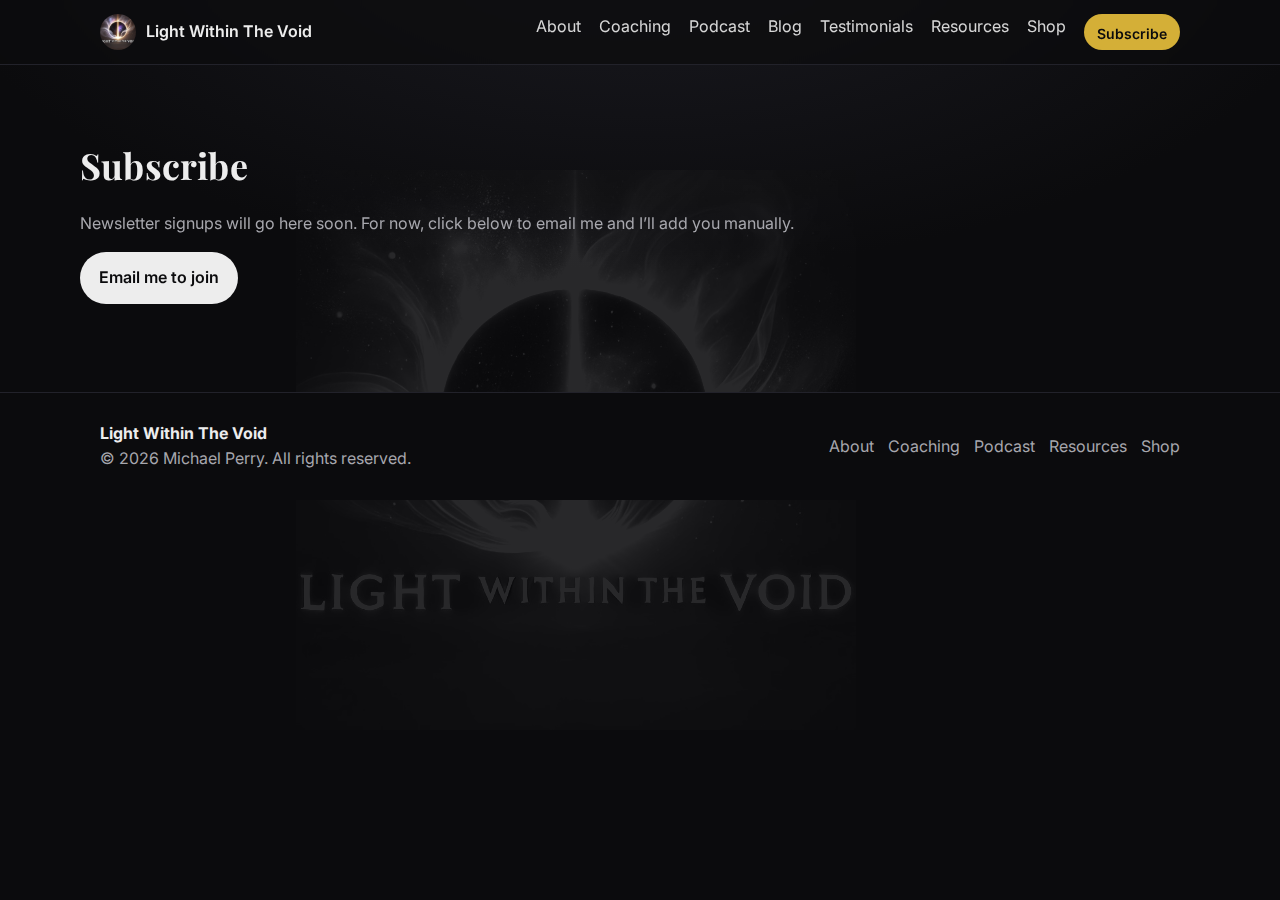
<file: subscribe.html>
<!DOCTYPE html>
<html lang="en">
<head>
  <meta charset="UTF-8" />
  <meta name="viewport" content="width=device-width, initial-scale=1.0"/>
  <title>Subscribe — Light Within The Void</title>
  <meta name="description" content="Trauma-informed coaching, podcast, and resources for healing, self-acceptance, and honorable living."/>
  <link rel="preconnect" href="https://fonts.googleapis.com">
  <link rel="preconnect" href="https://fonts.gstatic.com" crossorigin>
  <link href="https://fonts.googleapis.com/css2?family=Inter:wght@300;400;600&family=Playfair+Display:wght@400;600;700&display=swap" rel="stylesheet">
  <link rel="icon" href="assets/logo-mark.jpeg">
  <link rel="stylesheet" href="styles.css"/>
</head>
<body>
<header class="site-header">
  <nav class="nav container">
    <a href="index.html" class="brand">
      <img src="assets/logo-mark.jpeg" alt="Light Within The Void mark" class="brand-logo">
      <span>Light Within The Void</span>
    </a>
    <button class="nav-toggle" aria-label="Open menu">☰</button>
    <ul class="nav-links">
      <li><a href="about.html" class="">About</a></li>
      <li><a href="coaching.html" class="">Coaching</a></li>
      <li><a href="podcast.html" class="">Podcast</a></li>
      <li><a href="blog.html" class="">Blog</a></li>
      <li><a href="testimonials.html" class="">Testimonials</a></li>
      <li><a href="resources.html" class="">Resources</a></li>
      <li><a href="shop.html" class="">Shop</a></li>
      <li><a href="subscribe.html" class="btn small subscribe-cta active">Subscribe</a></li>
    </ul>
  </nav>
</header>

<section class="section container">
  <h1 class="section-title">Subscribe</h1>
  <p class="muted">Newsletter signups will go here soon. For now, click below to email me and I’ll add you manually.</p>
  <p><a class="btn" href="mailto:perry.michael@icloud.com?subject=Subscribe%20me%20to%20Light%20Within%20The%20Void">Email me to join</a></p>
</section>

<footer class="site-footer">
  <div class="container footer-inner">
    <div>
      <strong>Light Within The Void</strong><br/>
      <span class="muted">© <span id="year"></span> Michael Perry. All rights reserved.</span>
    </div>
    <div class="footer-links">
      <a href="about.html">About</a>
      <a href="coaching.html">Coaching</a>
      <a href="podcast.html">Podcast</a>
      <a href="resources.html">Resources</a>
      <a href="shop.html">Shop</a>
    </div>
  </div>
</footer>
<script src="script.js"></script>
</body>
</html>
</file>
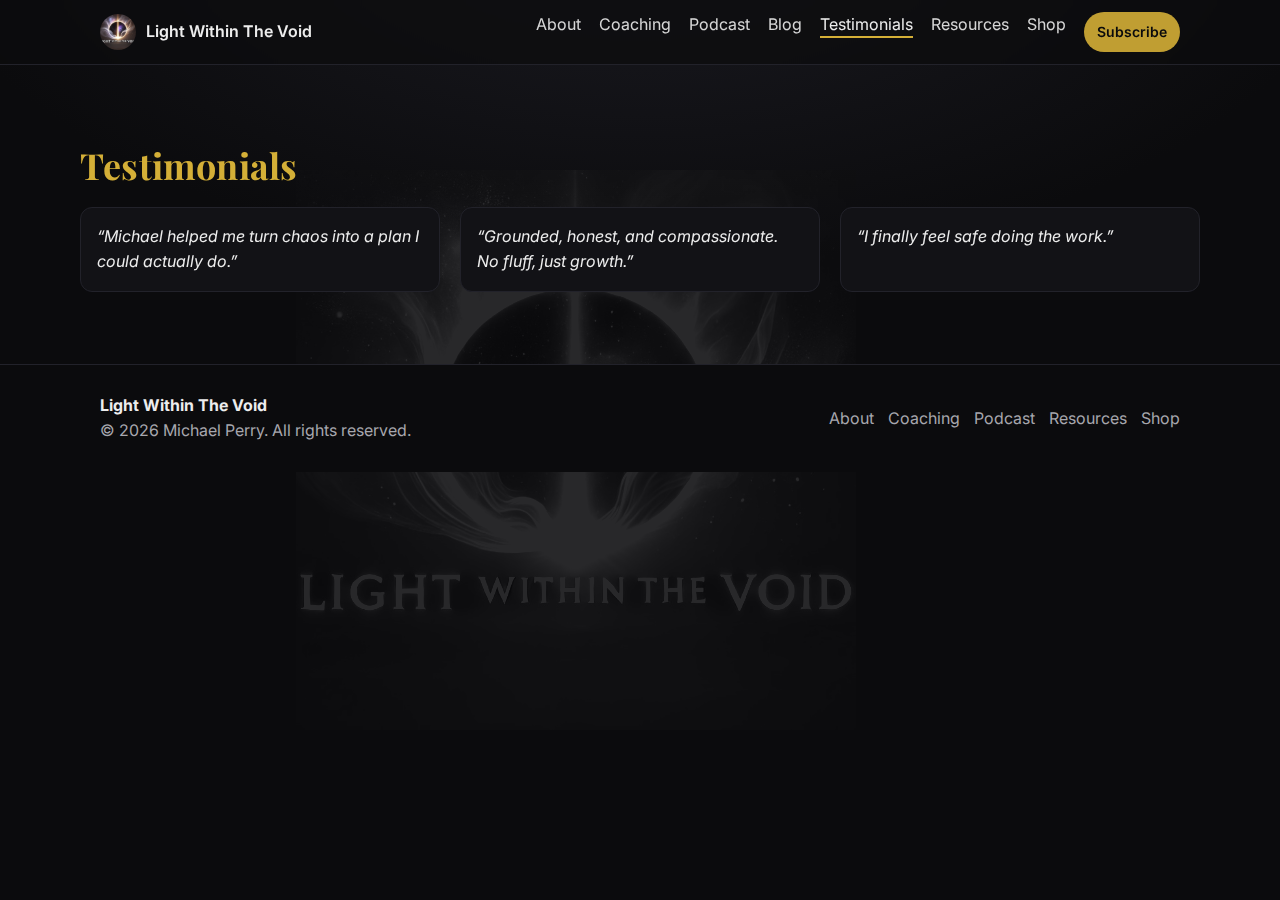
<file: testimonials.html>
<!DOCTYPE html>
<html lang="en">
<head>
  <meta charset="UTF-8" />
  <meta name="viewport" content="width=device-width, initial-scale=1.0"/>
  <title>Testimonials — Light Within The Void</title>
  <meta name="description" content="Trauma-informed coaching, podcast, and resources for healing, self-acceptance, and honorable living."/>
  <link rel="preconnect" href="https://fonts.googleapis.com">
  <link rel="preconnect" href="https://fonts.gstatic.com" crossorigin>
  <link href="https://fonts.googleapis.com/css2?family=Inter:wght@300;400;600&family=Playfair+Display:wght@400;600;700&display=swap" rel="stylesheet">
  <link rel="icon" href="assets/logo-mark.jpeg">
  <link rel="stylesheet" href="styles.css"/>
</head>
<body>
<header class="site-header">
  <nav class="nav container">
    <a href="index.html" class="brand">
      <img src="assets/logo-mark.jpeg" alt="Light Within The Void mark" class="brand-logo">
      <span>Light Within The Void</span>
    </a>
    <button class="nav-toggle" aria-label="Open menu">☰</button>
    <ul class="nav-links">
      <li><a href="about.html" class="">About</a></li>
      <li><a href="coaching.html" class="">Coaching</a></li>
      <li><a href="podcast.html" class="">Podcast</a></li>
      <li><a href="blog.html" class="">Blog</a></li>
      <li><a href="testimonials.html" class="active">Testimonials</a></li>
      <li><a href="resources.html" class="">Resources</a></li>
      <li><a href="shop.html" class="">Shop</a></li>
      <li><a href="subscribe.html" class="btn small subscribe-cta ">Subscribe</a></li>
    </ul>
  </nav>
</header>

<section class="section container">
  <h1 class="section-title"><span class="highlight">Testimonials</span></h1>
  <div class="quotes">
    <blockquote>“Michael helped me turn chaos into a plan I could actually do.”</blockquote>
    <blockquote>“Grounded, honest, and compassionate. No fluff, just growth.”</blockquote>
    <blockquote>“I finally feel safe doing the work.”</blockquote>
  </div>
</section>

<footer class="site-footer">
  <div class="container footer-inner">
    <div>
      <strong>Light Within The Void</strong><br/>
      <span class="muted">© <span id="year"></span> Michael Perry. All rights reserved.</span>
    </div>
    <div class="footer-links">
      <a href="about.html">About</a>
      <a href="coaching.html">Coaching</a>
      <a href="podcast.html">Podcast</a>
      <a href="resources.html">Resources</a>
      <a href="shop.html">Shop</a>
    </div>
  </div>
</footer>
<script src="script.js"></script>
</body>
</html>
</file>
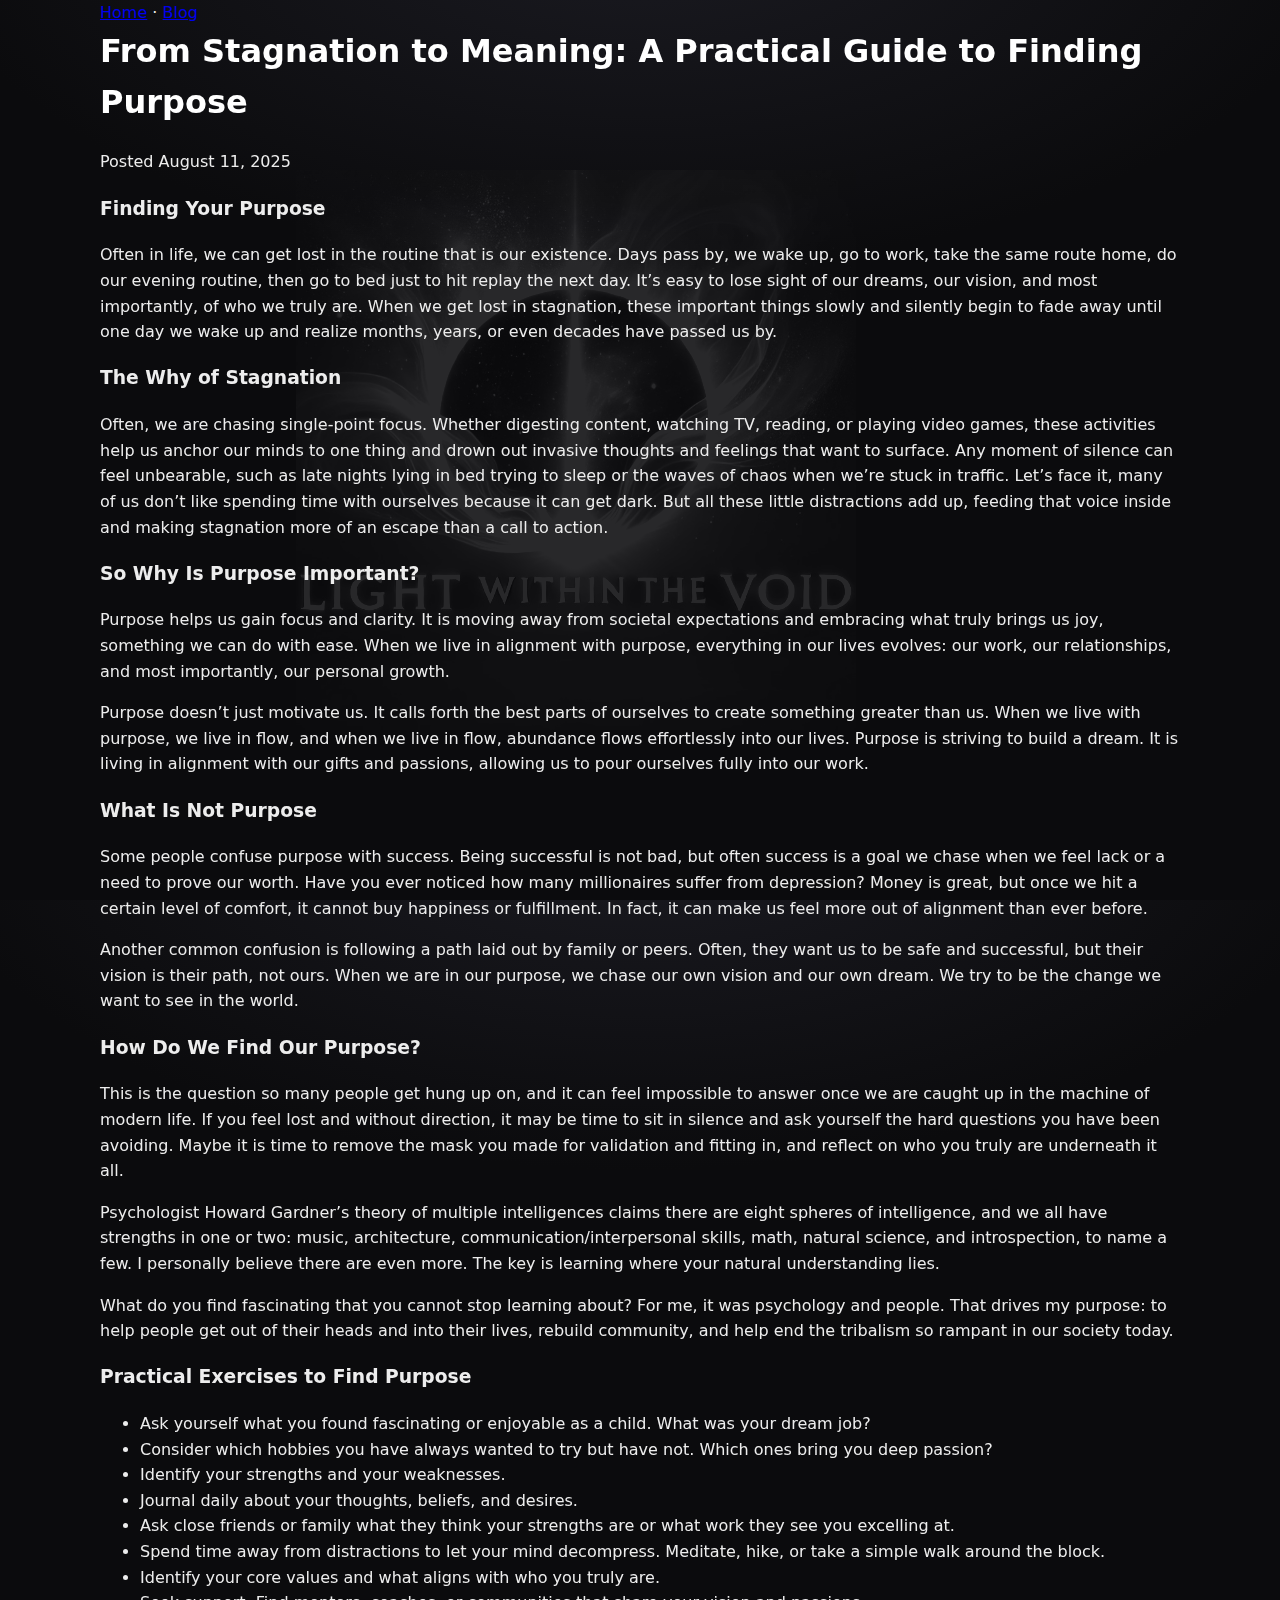
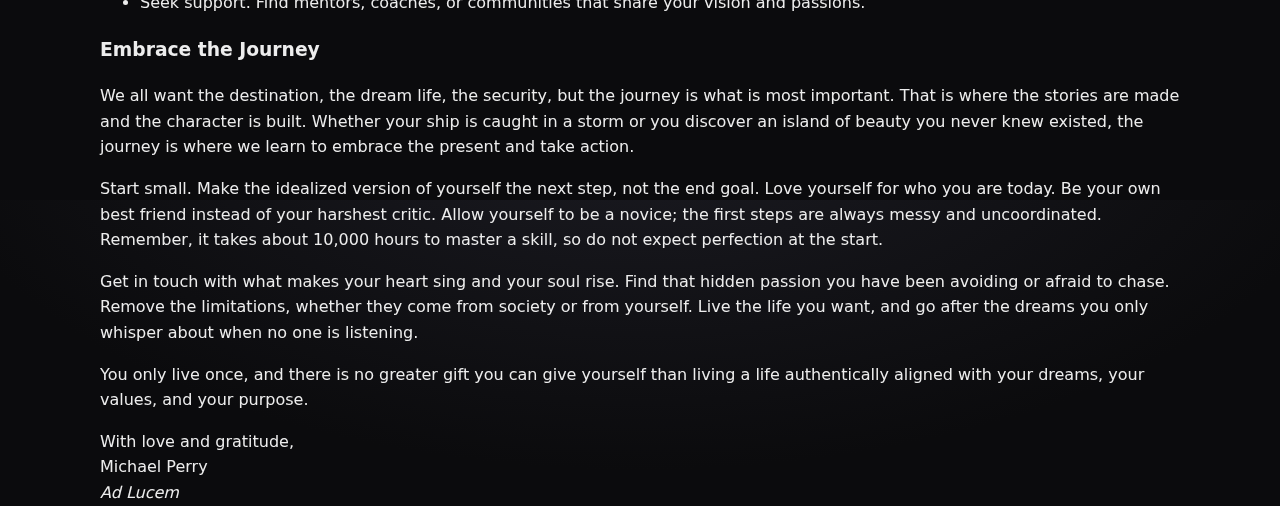
<file: blog/from-stagnation-to-meaning.html>
<!doctype html>
<html lang="en">
<head>
  <meta charset="utf-8">
  <meta name="viewport" content="width=device-width,initial-scale=1">
  <title>From Stagnation to Meaning: A Practical Guide to Finding Purpose</title>
  <meta name="description" content="Practical prompts and perspective shifts to move from stagnation to a life aligned with your values.">
  <link rel="stylesheet" href="../styles.css">
</head>
<body>
  <header class="container">
    <a href="../index.html">Home</a> · <a href="../blog.html">Blog</a>
  </header>

  <main class="container">
    <article class="post">
      <h1>From Stagnation to Meaning: A Practical Guide to Finding Purpose</h1>
      <p class="post-meta">Posted <time datetime="2025-08-11">August 11, 2025</time></p>

      <h3>Finding Your Purpose</h3>
      <p>Often in life, we can get lost in the routine that is our existence. Days pass by, we wake up, go to work, take the same route home, do our evening routine, then go to bed just to hit replay the next day. It’s easy to lose sight of our dreams, our vision, and most importantly, of who we truly are. When we get lost in stagnation, these important things slowly and silently begin to fade away until one day we wake up and realize months, years, or even decades have passed us by.</p>

      <h3>The Why of Stagnation</h3>
      <p>Often, we are chasing single-point focus. Whether digesting content, watching TV, reading, or playing video games, these activities help us anchor our minds to one thing and drown out invasive thoughts and feelings that want to surface. Any moment of silence can feel unbearable, such as late nights lying in bed trying to sleep or the waves of chaos when we’re stuck in traffic. Let’s face it, many of us don’t like spending time with ourselves because it can get dark. But all these little distractions add up, feeding that voice inside and making stagnation more of an escape than a call to action.</p>

      <h3>So Why Is Purpose Important?</h3>
      <p>Purpose helps us gain focus and clarity. It is moving away from societal expectations and embracing what truly brings us joy, something we can do with ease. When we live in alignment with purpose, everything in our lives evolves: our work, our relationships, and most importantly, our personal growth.</p>
      <p>Purpose doesn’t just motivate us. It calls forth the best parts of ourselves to create something greater than us. When we live with purpose, we live in flow, and when we live in flow, abundance flows effortlessly into our lives. Purpose is striving to build a dream. It is living in alignment with our gifts and passions, allowing us to pour ourselves fully into our work.</p>

      <h3>What Is Not Purpose</h3>
      <p>Some people confuse purpose with success. Being successful is not bad, but often success is a goal we chase when we feel lack or a need to prove our worth. Have you ever noticed how many millionaires suffer from depression? Money is great, but once we hit a certain level of comfort, it cannot buy happiness or fulfillment. In fact, it can make us feel more out of alignment than ever before.</p>
      <p>Another common confusion is following a path laid out by family or peers. Often, they want us to be safe and successful, but their vision is their path, not ours. When we are in our purpose, we chase our own vision and our own dream. We try to be the change we want to see in the world.</p>

      <h3>How Do We Find Our Purpose?</h3>
      <p>This is the question so many people get hung up on, and it can feel impossible to answer once we are caught up in the machine of modern life. If you feel lost and without direction, it may be time to sit in silence and ask yourself the hard questions you have been avoiding. Maybe it is time to remove the mask you made for validation and fitting in, and reflect on who you truly are underneath it all.</p>
      <p>Psychologist Howard Gardner’s theory of multiple intelligences claims there are eight spheres of intelligence, and we all have strengths in one or two: music, architecture, communication/interpersonal skills, math, natural science, and introspection, to name a few. I personally believe there are even more. The key is learning where your natural understanding lies.</p>
      <p>What do you find fascinating that you cannot stop learning about? For me, it was psychology and people. That drives my purpose: to help people get out of their heads and into their lives, rebuild community, and help end the tribalism so rampant in our society today.</p>

      <h3>Practical Exercises to Find Purpose</h3>
      <ul>
        <li>Ask yourself what you found fascinating or enjoyable as a child. What was your dream job?</li>
        <li>Consider which hobbies you have always wanted to try but have not. Which ones bring you deep passion?</li>
        <li>Identify your strengths and your weaknesses.</li>
        <li>Journal daily about your thoughts, beliefs, and desires.</li>
        <li>Ask close friends or family what they think your strengths are or what work they see you excelling at.</li>
        <li>Spend time away from distractions to let your mind decompress. Meditate, hike, or take a simple walk around the block.</li>
        <li>Identify your core values and what aligns with who you truly are.</li>
        <li>Seek support. Find mentors, coaches, or communities that share your vision and passions.</li>
      </ul>

      <h3>Embrace the Journey</h3>
      <p>We all want the destination, the dream life, the security, but the journey is what is most important. That is where the stories are made and the character is built. Whether your ship is caught in a storm or you discover an island of beauty you never knew existed, the journey is where we learn to embrace the present and take action.</p>
      <p>Start small. Make the idealized version of yourself the next step, not the end goal. Love yourself for who you are today. Be your own best friend instead of your harshest critic. Allow yourself to be a novice; the first steps are always messy and uncoordinated. Remember, it takes about 10,000 hours to master a skill, so do not expect perfection at the start.</p>
      <p>Get in touch with what makes your heart sing and your soul rise. Find that hidden passion you have been avoiding or afraid to chase. Remove the limitations, whether they come from society or from yourself. Live the life you want, and go after the dreams you only whisper about when no one is listening.</p>

      <p>You only live once, and there is no greater gift you can give yourself than living a life authentically aligned with your dreams, your values, and your purpose.</p>

      <p>With love and gratitude,<br>Michael Perry<br><em>Ad Lucem</em></p>
    </article>
  </main>
</body>
</html>
</file>
<file: styles.css>
/* v15 full site with blog cards images and fixed admin link */
:root{ --bg:#0B0B0D; --panel:#121216; --text:#EDEDED; --muted:#A7A7AD; --accent:#d4af37; --card:#15151A; --border:#22222A; --maxw:1120px; }
*{box-sizing:border-box}
html,body{margin:0;padding:0;height:100%}
body{font-family:Inter,system-ui,-apple-system,Segoe UI,Roboto,sans-serif;color:var(--text);
  background: radial-gradient(1200px 600px at 50% -10%, #1b1b22 0%, #0b0b0d 60%);
  line-height:1.6; position:relative; min-height:100%;}

body::after{
  content:""; position:fixed; top:50%; left:45%; transform:translate(-50%,-50%);
  width:560px; height:560px;
  background-image:url('assets/logo-mark-mono.jpg');
  background-size:contain; background-repeat:no-repeat; background-position:center;
  opacity:.12; filter:grayscale(100%) contrast(110%) brightness(125%);
  pointer-events:none; z-index:0;
}

.container{ width:100%; max-width:var(--maxw); margin:0 auto; padding:0 20px; position:relative; z-index:1; }
.section{ padding:72px 0; }
.section-title{ font-family:'Playfair Display', Georgia, serif; font-size:36px; margin:0 0 12px; letter-spacing:.2px; }
.muted{ color: var(--muted); }
.highlight{ color: var(--accent); }

.site-header{ position:sticky; top:0; z-index:10; background: rgba(11,11,13,.7); backdrop-filter: blur(6px); border-bottom: 1px solid var(--border); }
.nav{ display:flex; align-items:center; justify-content:space-between; height:64px; }
.brand{ display:inline-flex; gap:10px; align-items:center; color:var(--text); text-decoration:none; font-weight:600; }
.brand-logo{ width:36px; height:36px; border-radius:50%; object-fit:cover; }
.nav-links{ list-style:none; display:flex; gap:18px; margin:0; padding:0; }
.nav-links a{ color:var(--text); text-decoration:none; opacity:.9; }
.nav-links a.active{ opacity:1; border-bottom:2px solid var(--accent); padding-bottom:2px; }
.nav-toggle{ display:none; background:none; border:none; color:var(--text); font-size:24px; }

.btn{ display:inline-block; padding:12px 18px; border-radius:999px; background: var(--text); color:#0b0b0d; text-decoration:none; font-weight:600; border:1px solid transparent; }
.btn:hover{ transform: translateY(-1px); }
.btn.outline{ background:transparent; color:var(--text); border-color: var(--border); }
.btn.small{ padding:8px 12px; font-size:14px; }
.subscribe-cta{ background:var(--accent)!important; color:#0b0b0d!important; border-color:transparent!important; }

.landing-hero{ padding:140px 0 100px; border-bottom:1px solid var(--border); }
.landing-hero .container{ display:grid; grid-template-columns:1.2fr .8fr; gap:32px; align-items:center; }
.landing-title{ font-family:'Playfair Display', serif; font-size:64px; line-height:1.1; margin:0 0 12px; }
.landing-approach{ font-size:20px; color:var(--muted); max-width:70ch; margin:0 0 22px; }
.landing-cta{ display:flex; gap:12px; flex-wrap:wrap; }
.hero-side-logo img{ width: min(520px, 80%); max-height: 56vh; object-fit: contain; border-radius: 12px; }

.landing-cards{ display:grid; grid-template-columns: repeat(3, 1fr); gap:20px; padding:60px 0; }
.card{ background:var(--card); border:1px solid var(--border); border-radius:16px; padding:20px; box-shadow:0 6px 24px rgba(0,0,0,.25); }
.card.big h3{ font-family:'Playfair Display', serif; margin:0 0 6px; }

.split{ display:grid; grid-template-columns:1fr 1fr; gap:32px; }
.portrait{ width:100%; border-radius:20px; border:1px solid var(--border); box-shadow:0 8px 30px rgba(0,0,0,.4); }

.embed-grid{ display:grid; grid-template-columns: repeat(2, 1fr); gap:16px; }
.embed{ width:100%; height:260px; border:0; border-radius:12px; }
.podcast-flex{ display:grid; grid-template-columns: repeat(2, 1fr); gap:24px; margin-top:30px; }

.quotes{ display:grid; grid-template-columns: repeat(3, 1fr); gap:20px; }
.quotes blockquote{ margin:0; padding:16px; background:var(--panel); border:1px solid var(--border); border-radius:12px; font-style:italic; }
.resource-list{ display:grid; gap:10px; padding-left:16px; }
.resource-list a{ color:var(--text); text-decoration:none; border-bottom:1px dashed var(--border); }

.site-footer{ border-top:1px solid var(--border); padding:28px 0; background:#0b0b0d; position:relative; z-index:1; }
.footer-inner{ display:flex; justify-content: space-between; align-items:center; gap:16px; }
.footer-links{ display:flex; gap:14px; }
.footer-links a{ text-decoration:none; color:var(--muted); }

@media (max-width: 1100px){
  body::after{ width:460px; height:460px; left:44%; }
  .landing-cards{ grid-template-columns:1fr; }
  .embed-grid{ grid-template-columns:1fr; }
  .podcast-flex{ grid-template-columns:1fr; }
}
@media (max-width: 900px){
  .split{ grid-template-columns:1fr; }
  .nav-links{ display:none; position:absolute; top:64px; right:20px; background:var(--panel); border:1px solid var(--border); padding:14px; border-radius:12px; flex-direction:column; }
  .nav-toggle{ display:block; }
  body::after{ width:320px; height:320px; left:43%; }
  .landing-hero .container{ grid-template-columns:1fr; }
  .hero-side-logo img{ width:min(440px, 92%); max-height: 36vh; margin-top:12px; }
}
/* Post title styling */
.post h1 { 
  color: #fff;                 /* rest of the title is white */
  margin-top: 0;
}

.post h1 .gold-text {
  color: var(--accent);        /* your brand gold from :root */
}
</file>
